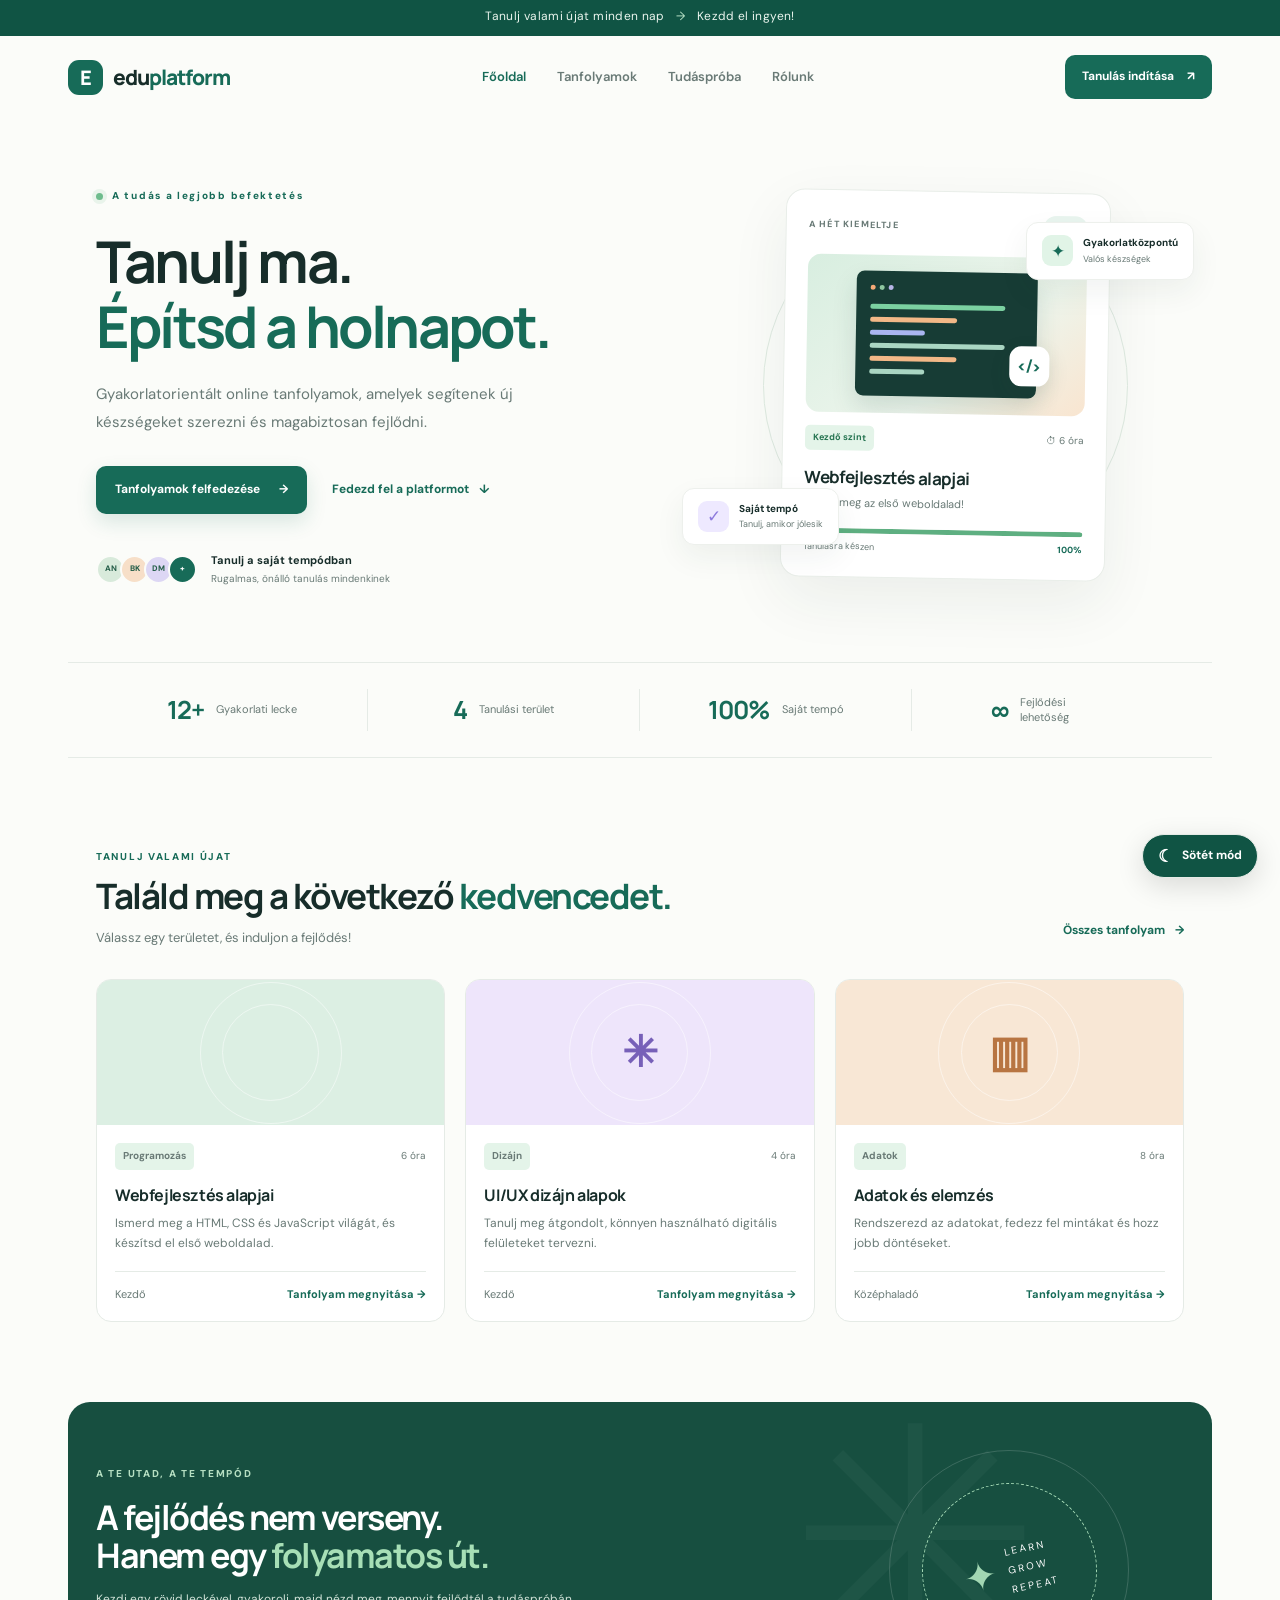
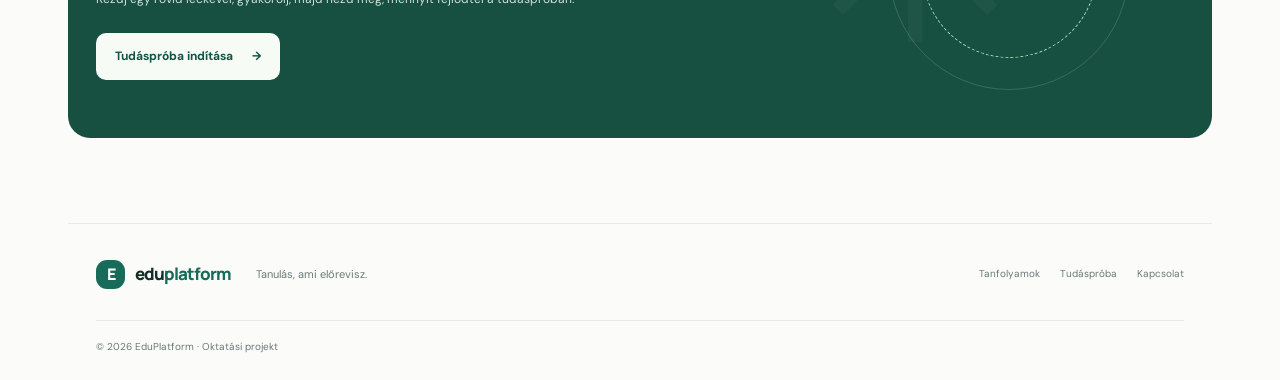
<file: index.html>
<!DOCTYPE html>
<html lang="hu">
<head>
  <meta charset="UTF-8">
  <meta name="viewport" content="width=device-width, initial-scale=1.0">
  <meta name="description" content="EduPlatform – tanulj új készségeket online, saját tempódban.">
  <title>EduPlatform – Tanulj a saját tempódban</title>
  <link rel="preconnect" href="https://fonts.googleapis.com">
  <link rel="preconnect" href="https://fonts.gstatic.com" crossorigin>
  <link href="https://fonts.googleapis.com/css2?family=DM+Sans:wght@400;500;600;700&family=Manrope:wght@400;500;600;700;800&display=swap" rel="stylesheet">
  <link rel="stylesheet" href="css/style.css">
  <script src="js/main.js" defer></script>
</head>
<body>
  <div class="announcement">Tanulj valami újat minden nap <span>→</span> Kezdd el ingyen!</div>
  <header class="site-header">
    <a class="brand" href="index.html" aria-label="EduPlatform főoldal"><span class="brand-mark">E</span><span>edu<span class="brand-accent">platform</span></span></a>
    <button class="menu-toggle" id="menuToggle" aria-label="Navigáció megnyitása" aria-expanded="false">☰</button>
    <nav class="main-nav" id="mainNav" aria-label="Fő navigáció">
      <a class="active" href="index.html">Főoldal</a>
      <a href="courses/index.html">Tanfolyamok</a>
      <a href="quiz/index.html">Tudáspróba</a>
      <a href="#rolunk">Rólunk</a>
    </nav>
    <a class="header-cta" href="courses/index.html">Tanulás indítása <span>↗</span></a>
  </header>

  <main>
    <section class="hero section-wrap">
      <div class="hero-copy">
        <div class="eyebrow"><span class="eyebrow-dot"></span> A tudás a legjobb befektetés</div>
        <h1>Tanulj ma.<br><span>Építsd a holnapot.</span></h1>
        <p class="hero-lead">Gyakorlatorientált online tanfolyamok, amelyek segítenek új készségeket szerezni és magabiztosan fejlődni.</p>
        <div class="hero-actions">
          <a class="button button-primary" href="courses/index.html">Tanfolyamok felfedezése <span>→</span></a>
          <a class="text-link" href="#kiemelt">Fedezd fel a platformot <span>↓</span></a>
        </div>
        <div class="hero-proof"><div class="avatar-stack"><span>AN</span><span>BK</span><span>DM</span><span>+</span></div><div><strong>Tanulj a saját tempódban</strong><small>Rugalmas, önálló tanulás mindenkinek</small></div></div>
      </div>
      <div class="hero-visual">
        <div class="hero-orbit orbit-one"></div><div class="hero-orbit orbit-two"></div>
        <div class="hero-card main-hero-card">
          <div class="card-top"><span class="mini-label">A HÉT KIEMELTJE</span><span class="live-dot">● Friss</span></div>
          <div class="hero-illustration"><div class="illustration-window"><div class="window-dots"><i></i><i></i><i></i></div><div class="code-line long"></div><div class="code-line medium"></div><div class="code-line short"></div><div class="code-line long pale"></div><div class="code-line medium"></div><div class="code-line short pale"></div></div><div class="floating-badge"> &lt;/&gt; </div></div>
          <div class="hero-course-meta"><span class="tag tag-green">Kezdő szint</span><span>⏱ 6 óra</span></div>
          <h3>Webfejlesztés alapjai</h3><p>Építsd meg az első weboldalad!</p>
          <div class="course-progress"><span></span></div><div class="progress-meta"><span>Tanulásra készen</span><strong>100%</strong></div>
        </div>
        <div class="floating-note note-top"><span class="note-icon">✦</span><div><strong>Gyakorlatközpontú</strong><small>Valós készségek</small></div></div>
        <div class="floating-note note-bottom"><span class="note-icon note-purple">✓</span><div><strong>Saját tempó</strong><small>Tanulj, amikor jólesik</small></div></div>
      </div>
    </section>

    <section class="stats-strip section-wrap" aria-label="Platform jellemzői">
      <div><strong>12+</strong><span>Gyakorlati lecke</span></div><div><strong>4</strong><span>Tanulási terület</span></div><div><strong>100%</strong><span>Saját tempó</span></div><div><strong>∞</strong><span>Fejlődési lehetőség</span></div>
    </section>

    <section class="section-wrap featured-section" id="kiemelt">
      <div class="section-heading"><div><span class="eyebrow">TANULJ VALAMI ÚJAT</span><h2>Találd meg a következő <span>kedvencedet.</span></h2><p>Válassz egy területet, és induljon a fejlődés!</p></div><a class="text-link" href="courses/index.html">Összes tanfolyam <span>→</span></a></div>
      <div class="course-grid" id="featuredCourses"></div>
    </section>

    <section class="learning-banner section-wrap" id="rolunk">
      <div class="banner-decoration">✳</div><div class="banner-copy"><span class="eyebrow eyebrow-light">A TE UTAD, A TE TEMPÓD</span><h2>A fejlődés nem verseny.<br>Hanem egy <span>folyamatos út.</span></h2><p>Kezdj egy rövid leckével, gyakorolj, majd nézd meg, mennyit fejlődtél a tudáspróbán.</p><a class="button button-light" href="quiz/index.html">Tudáspróba indítása <span>→</span></a></div><div class="banner-symbol"><div class="symbol-ring">✦<span>LEARN<br>GROW<br>REPEAT</span></div></div>
    </section>
  </main>
  <footer class="site-footer"><a class="brand footer-brand" href="index.html"><span class="brand-mark">E</span><span>edu<span class="brand-accent">platform</span></span></a><p>Tanulás, ami előrevisz.</p><div class="footer-links"><a href="courses/index.html">Tanfolyamok</a><a href="quiz/index.html">Tudáspróba</a><a href="mailto:info@eduplatform.hu">Kapcsolat</a></div><small>© <span id="year"></span> EduPlatform · Oktatási projekt</small></footer>

<button class="theme-toggle" id="themeToggle" type="button" aria-label="Sötét mód bekapcsolása" title="Sötét/világos mód váltása"><span class="theme-toggle-icon" aria-hidden="true">☾</span><span class="theme-toggle-label">Sötét mód</span></button>
</body>
</html>
</file>
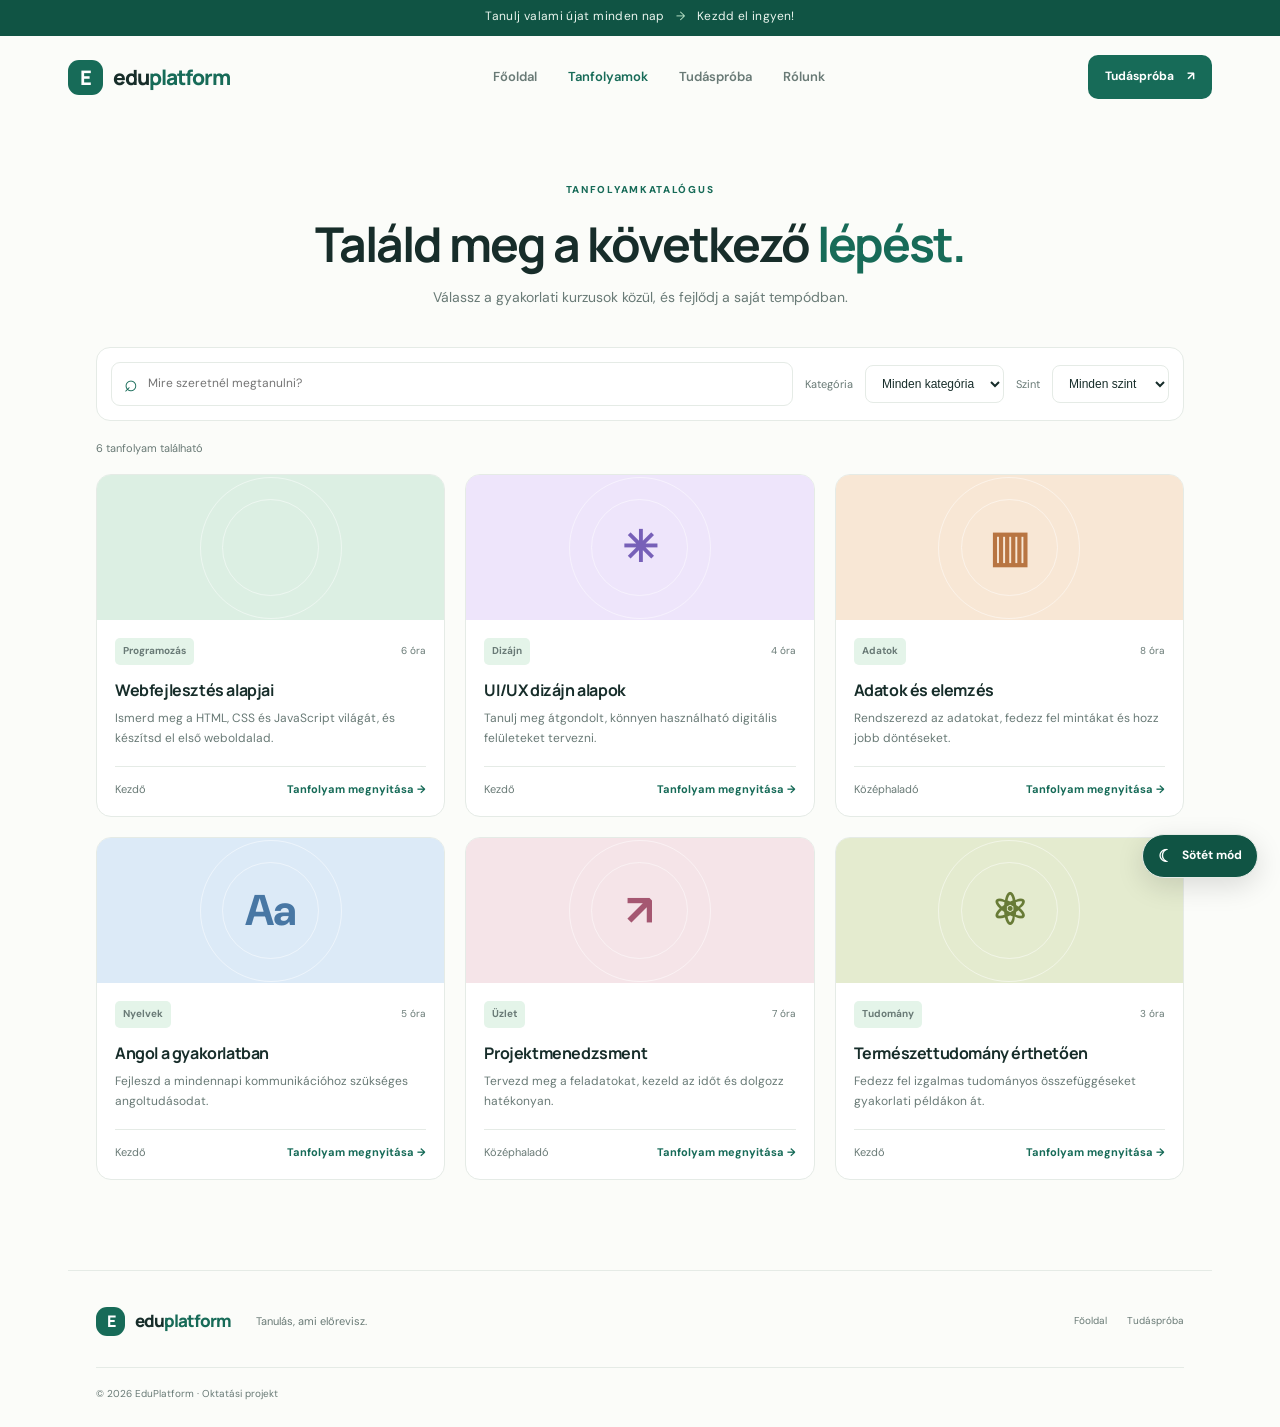
<file: courses/index.html>
<!DOCTYPE html>
<html lang="hu"><head><meta charset="UTF-8"><meta name="viewport" content="width=device-width, initial-scale=1.0"><meta name="description" content="Böngéssz az EduPlatform online tanfolyamai között."><title>Tanfolyamok – EduPlatform</title><link rel="stylesheet" href="../css/style.css"><link rel="stylesheet" href="../css/pages.css"><script src="../js/main.js" defer></script><script src="../js/courses.js" defer></script></head>
<body><div class="announcement">Tanulj valami újat minden nap <span>→</span> Kezdd el ingyen!</div><header class="site-header"><a class="brand" href="../index.html"><span class="brand-mark">E</span><span>edu<span class="brand-accent">platform</span></span></a><button class="menu-toggle" id="menuToggle" aria-label="Navigáció megnyitása" aria-expanded="false">☰</button><nav class="main-nav" id="mainNav"><a href="../index.html">Főoldal</a><a class="active" href="index.html">Tanfolyamok</a><a href="../quiz/index.html">Tudáspróba</a><a href="../index.html#rolunk">Rólunk</a></nav><a class="header-cta" href="../quiz/index.html">Tudáspróba <span>↗</span></a></header>
<main class="section-wrap page-main"><div class="page-intro"><span class="eyebrow">TANFOLYAMKATALÓGUS</span><h1>Találd meg a következő <span>lépést.</span></h1><p>Válassz a gyakorlati kurzusok közül, és fejlődj a saját tempódban.</p></div>
<section class="catalog-tools" aria-label="Tanfolyamok keresése és szűrése"><label class="search-box"><span>⌕</span><input id="courseSearch" type="search" placeholder="Mire szeretnél megtanulni?" aria-label="Tanfolyam keresése"></label><label class="filter-label" for="categoryFilter">Kategória</label><select id="categoryFilter"><option value="all">Minden kategória</option><option>Programozás</option><option>Dizájn</option><option>Adatok</option><option>Nyelvek</option><option>Üzlet</option><option>Tudomány</option></select><label class="filter-label" for="levelFilter">Szint</label><select id="levelFilter"><option value="all">Minden szint</option><option>Kezdő</option><option>Középhaladó</option></select></section>
<p class="results-line" id="resultsLine" aria-live="polite"></p><section class="course-grid catalog-grid" id="courseCatalog"></section>
</main><footer class="site-footer"><a class="brand footer-brand" href="../index.html"><span class="brand-mark">E</span><span>edu<span class="brand-accent">platform</span></span></a><p>Tanulás, ami előrevisz.</p><div class="footer-links"><a href="../index.html">Főoldal</a><a href="../quiz/index.html">Tudáspróba</a></div><small>© <span id="year"></span> EduPlatform · Oktatási projekt</small></footer>
<button class="theme-toggle" id="themeToggle" type="button" aria-label="Sötét mód bekapcsolása" title="Sötét/világos mód váltása"><span class="theme-toggle-icon" aria-hidden="true">☾</span><span class="theme-toggle-label">Sötét mód</span></button>
</body></html>
</file>
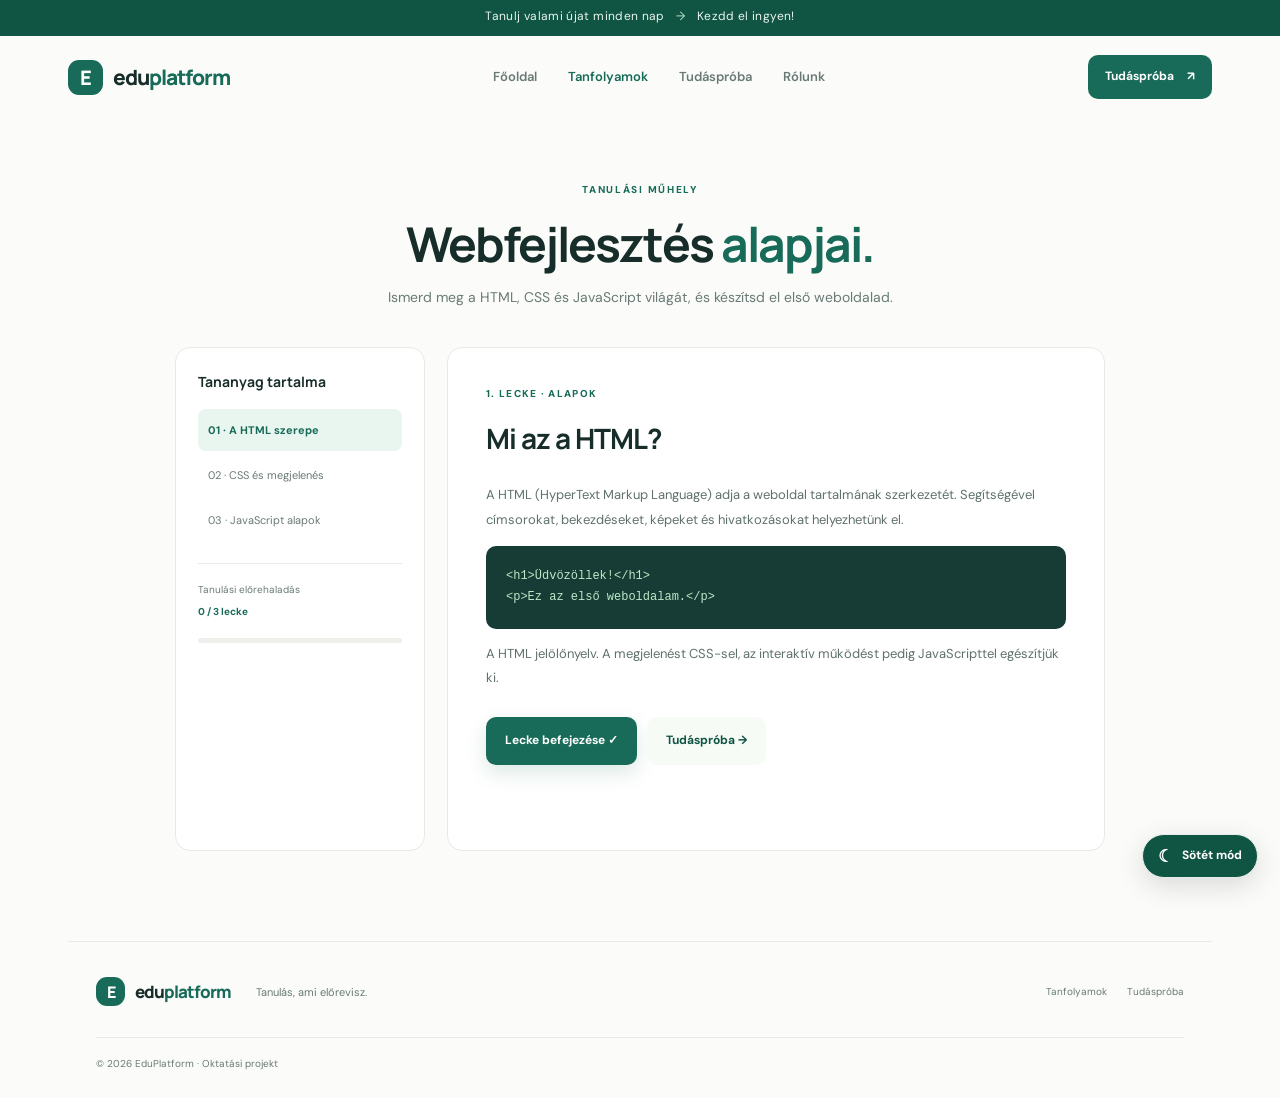
<file: lessons/index.html>
<!DOCTYPE html>
<html lang="hu"><head><meta charset="UTF-8"><meta name="viewport" content="width=device-width, initial-scale=1.0"><meta name="description" content="Tanulj webfejlesztést az EduPlatform gyakorlati leckéivel."><title>Tananyag – EduPlatform</title><link rel="stylesheet" href="../css/style.css"><link rel="stylesheet" href="../css/pages.css"><script src="../js/main.js" defer></script><script src="../js/lessons.js" defer></script></head>
<body><div class="announcement">Tanulj valami újat minden nap <span>→</span> Kezdd el ingyen!</div><header class="site-header"><a class="brand" href="../index.html"><span class="brand-mark">E</span><span>edu<span class="brand-accent">platform</span></span></a><button class="menu-toggle" id="menuToggle" aria-label="Navigáció megnyitása" aria-expanded="false">☰</button><nav class="main-nav" id="mainNav"><a href="../index.html">Főoldal</a><a class="active" href="../courses/index.html">Tanfolyamok</a><a href="../quiz/index.html">Tudáspróba</a><a href="../index.html#rolunk">Rólunk</a></nav><a class="header-cta" href="../quiz/index.html">Tudáspróba <span>↗</span></a></header>
<main class="section-wrap page-main"><div class="page-intro"><span class="eyebrow">TANULÁSI MŰHELY</span><h1 id="lessonTitle">Webfejlesztés <span>alapjai.</span></h1><p id="lessonIntro">Tanulj rövid leckéken keresztül, majd ellenőrizd a tudásod!</p></div><div class="lesson-layout"><aside class="lesson-sidebar"><h3>Tananyag tartalma</h3><button class="lesson-link active" data-lesson="0">01 · A HTML szerepe</button><button class="lesson-link" data-lesson="1">02 · CSS és megjelenés</button><button class="lesson-link" data-lesson="2">03 · JavaScript alapok</button><div class="lesson-progress-box"><span>Tanulási előrehaladás</span><strong id="lessonProgressText">0 / 3 lecke</strong><div class="course-progress"><span id="lessonProgressBar" style="width:0%"></span></div></div></aside><article class="lesson-content"><div class="lesson-label" id="lessonNumber">1. LECKE · ALAPOK</div><h2 id="lessonHeading">Mi az a HTML?</h2><div id="lessonBody"><p>A HTML (HyperText Markup Language) adja a weboldal tartalmának szerkezetét. Segítségével címsorokat, bekezdéseket, képeket és hivatkozásokat helyezhetünk el.</p><pre><code>&lt;h1&gt;Üdvözöllek!&lt;/h1&gt;\n&lt;p&gt;Ez az első weboldalam.&lt;/p&gt;</code></pre><p>A HTML nem programozási nyelv, hanem jelölőnyelv. A megjelenést CSS-sel, az interaktív működést pedig JavaScripttel egészítjük ki.</p></div><div class="lesson-actions"><button class="button button-primary" id="completeLesson">Lecke befejezése ✓</button><a class="button button-light" href="../quiz/index.html">Tudáspróba →</a></div><p class="quiz-feedback" id="lessonFeedback" aria-live="polite"></p></article></div></main><footer class="site-footer"><a class="brand footer-brand" href="../index.html"><span class="brand-mark">E</span><span>edu<span class="brand-accent">platform</span></span></a><p>Tanulás, ami előrevisz.</p><div class="footer-links"><a href="../courses/index.html">Tanfolyamok</a><a href="../quiz/index.html">Tudáspróba</a></div><small>© <span id="year"></span> EduPlatform · Oktatási projekt</small></footer>
<button class="theme-toggle" id="themeToggle" type="button" aria-label="Sötét mód bekapcsolása" title="Sötét/világos mód váltása"><span class="theme-toggle-icon" aria-hidden="true">☾</span><span class="theme-toggle-label">Sötét mód</span></button>
</body></html>
</file>
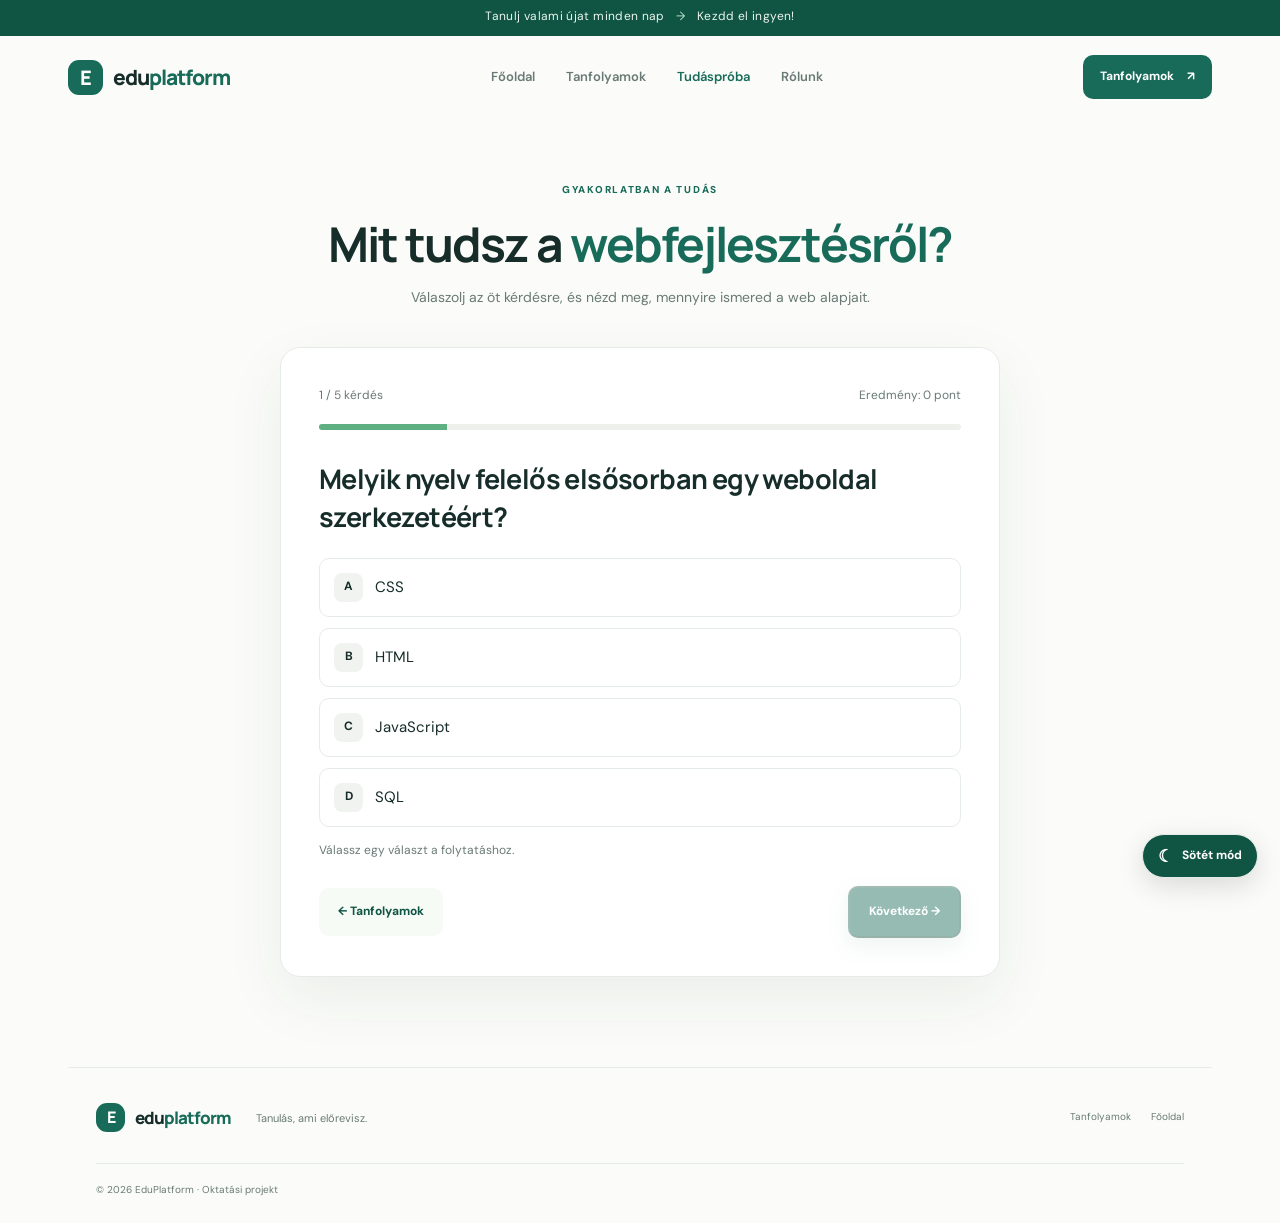
<file: quiz/index.html>
<!DOCTYPE html>
<html lang="hu"><head><meta charset="UTF-8"><meta name="viewport" content="width=device-width, initial-scale=1.0"><meta name="description" content="Próbáld ki a tudásod az EduPlatform interaktív kvízében."><title>Tudáspróba – EduPlatform</title><link rel="stylesheet" href="../css/style.css"><link rel="stylesheet" href="../css/pages.css"><script src="../js/main.js" defer></script><script src="../js/quiz.js" defer></script></head>
<body><div class="announcement">Tanulj valami újat minden nap <span>→</span> Kezdd el ingyen!</div><header class="site-header"><a class="brand" href="../index.html"><span class="brand-mark">E</span><span>edu<span class="brand-accent">platform</span></span></a><button class="menu-toggle" id="menuToggle" aria-label="Navigáció megnyitása" aria-expanded="false">☰</button><nav class="main-nav" id="mainNav"><a href="../index.html">Főoldal</a><a href="../courses/index.html">Tanfolyamok</a><a class="active" href="index.html">Tudáspróba</a><a href="../index.html#rolunk">Rólunk</a></nav><a class="header-cta" href="../courses/index.html">Tanfolyamok <span>↗</span></a></header>
<main class="section-wrap page-main"><div class="page-intro"><span class="eyebrow">GYAKORLATBAN A TUDÁS</span><h1>Mit tudsz a <span>webfejlesztésről?</span></h1><p>Válaszolj az öt kérdésre, és nézd meg, mennyire ismered a web alapjait.</p></div><div class="last-quiz-summary" id="lastQuizSummary" aria-live="polite" hidden></div><section class="quiz-panel" id="quizPanel" aria-live="polite"><div class="quiz-top"><span id="questionCounter">1 / 5 kérdés</span><span id="scoreLabel">Eredmény: 0 pont</span></div><div class="quiz-progress"><span id="progressBar" style="width:20%"></span></div><h2 class="question-title" id="questionTitle"></h2><div class="answer-list" id="answerList"></div><p class="quiz-feedback" id="feedback"></p><div class="quiz-actions"><a class="button button-light" href="../courses/index.html">← Tanfolyamok</a><button class="button button-primary" id="nextButton" disabled>Következő →</button></div></section></main>
<footer class="site-footer"><a class="brand footer-brand" href="../index.html"><span class="brand-mark">E</span><span>edu<span class="brand-accent">platform</span></span></a><p>Tanulás, ami előrevisz.</p><div class="footer-links"><a href="../courses/index.html">Tanfolyamok</a><a href="../index.html">Főoldal</a></div><small>© <span id="year"></span> EduPlatform · Oktatási projekt</small></footer>
<button class="theme-toggle" id="themeToggle" type="button" aria-label="Sötét mód bekapcsolása" title="Sötét/világos mód váltása"><span class="theme-toggle-icon" aria-hidden="true">☾</span><span class="theme-toggle-label">Sötét mód</span></button>
</body></html>
</file>
<file: css/style.css>
@import url('https://fonts.googleapis.com/css2?family=DM+Sans:wght@400;500;600;700&family=Manrope:wght@400;500;600;700;800&display=swap');
:root{--ink:#172d2a;--muted:#697a76;--green:#176b58;--green-dark:#105444;--mint:#e9f5ef;--paper:#fbfcf9;--line:#e5ebe6;--orange:#f1a66a;--purple:#8d7add;--radius:22px;--shadow:0 22px 60px #183c2c12}
*{box-sizing:border-box}html{scroll-behavior:smooth}body{margin:0;background:var(--paper);color:var(--ink);font-family:"DM Sans",sans-serif;font-size:15px;line-height:1.65}a{color:inherit;text-decoration:none}button,input{font:inherit}.announcement{height:36px;background:var(--green-dark);color:#eaf5ee;text-align:center;font-size:12px;letter-spacing:.03em;padding:7px}.announcement span{color:#b8e2c7;margin:0 8px}.site-header{height:82px;max-width:1200px;padding:0 28px;margin:auto;display:flex;align-items:center;justify-content:space-between;gap:24px}.brand{display:inline-flex;align-items:center;gap:10px;font-family:Manrope,sans-serif;font-weight:800;font-size:21px;letter-spacing:-1px;white-space:nowrap}.brand-mark{width:35px;height:35px;display:grid;place-items:center;background:var(--green);color:white;border-radius:11px;font-size:20px}.brand-accent{color:var(--green)}.main-nav{display:flex;gap:31px;color:#697a76;font-size:13px;font-weight:600}.main-nav a{transition:color .2s}.main-nav a:hover,.main-nav a.active{color:var(--green)}.header-cta{background:var(--green);color:white;padding:12px 17px;border-radius:10px;font-size:12px;font-weight:700}.header-cta span{margin-left:10px}.menu-toggle{display:none;border:0;background:none;font-size:24px;color:var(--ink)}.section-wrap{max-width:1144px;margin:0 auto;padding-left:28px;padding-right:28px}.hero{display:grid;grid-template-columns:1fr .88fr;align-items:center;gap:70px;padding-top:65px;padding-bottom:75px;min-height:535px}.eyebrow{font-size:10px;font-weight:800;letter-spacing:1.7px;color:var(--green);display:inline-flex;align-items:center;gap:9px}.eyebrow-dot{width:7px;height:7px;border-radius:50%;background:#6ebc8d;box-shadow:0 0 0 4px #6ebc8d22}.hero h1,.section-heading h2,.banner-copy h2{font-family:Manrope,sans-serif;letter-spacing:-2.8px;line-height:1.13;font-size:clamp(38px,4.5vw,59px);margin:21px 0}.hero h1 span,.section-heading h2 span{color:var(--green)}.hero-lead{max-width:470px;color:var(--muted);font-size:15px;line-height:1.9}.hero-actions{display:flex;align-items:center;gap:25px;margin-top:29px;flex-wrap:wrap}.button{display:inline-flex;align-items:center;justify-content:center;gap:19px;padding:14px 19px;border-radius:10px;font-size:12px;font-weight:700;transition:transform .2s,background .2s}.button:hover{transform:translateY(-2px)}.button-primary{background:var(--green);color:white;box-shadow:0 8px 20px #176b5826}.button-primary:hover{background:var(--green-dark)}.text-link{font-size:12px;font-weight:700;color:var(--green)}.text-link span{margin-left:7px}.hero-proof{display:flex;align-items:center;gap:14px;margin-top:37px}.avatar-stack{display:flex;padding-left:5px}.avatar-stack span{display:grid;place-items:center;width:29px;height:29px;margin-left:-5px;border:2px solid var(--paper);border-radius:50%;background:#d8eadb;color:#255e49;font-size:8px;font-weight:800}.avatar-stack span:nth-child(2){background:#f7dfc8}.avatar-stack span:nth-child(3){background:#ddd7f4}.avatar-stack span:nth-child(4){background:var(--green);color:white}.hero-proof strong,.hero-proof small{display:block;font-size:11px}.hero-proof small{color:var(--muted);font-size:10px;margin-top:2px}.hero-visual{position:relative;display:grid;place-items:center;min-height:390px}.hero-orbit{position:absolute;border:1px solid #dfeae1;border-radius:50%;width:365px;height:365px}.orbit-two{width:290px;height:290px;border-style:dashed}.main-hero-card{position:relative;z-index:1;width:min(100%,325px);background:white;padding:22px;border:1px solid #e9eee9;border-radius:19px;box-shadow:var(--shadow);transform:rotate(1deg)}.card-top,.hero-course-meta,.progress-meta{display:flex;justify-content:space-between;align-items:center}.mini-label{font-size:9px;letter-spacing:1.2px;font-weight:800;color:var(--muted)}.live-dot{font-size:9px;color:var(--green);background:var(--mint);border-radius:20px;padding:5px 8px}.hero-illustration{height:158px;margin:17px 0 13px;border-radius:13px;background:linear-gradient(140deg,#d8eee0,#edf5ec 62%,#f9e5d0);display:grid;place-items:center;position:relative;overflow:hidden}.illustration-window{width:65%;padding:14px;border-radius:8px;background:#173c35;box-shadow:0 12px 25px #1b4d3c25}.window-dots{display:flex;gap:4px;margin-bottom:14px}.window-dots i{width:5px;height:5px;border-radius:50%;background:#f5a977}.window-dots i:nth-child(2){background:#8fc7a1}.window-dots i:nth-child(3){background:#b7b5e7}.code-line{height:5px;border-radius:3px;margin:8px 0;background:#7bd1a1;width:75%}.code-line.medium{width:57%;background:#f2b887}.code-line.short{width:36%;background:#a9b5f0}.code-line.long{width:88%}.code-line.pale{background:#a9d5c2}.floating-badge{position:absolute;right:13%;bottom:18%;width:40px;height:40px;border-radius:12px;background:white;box-shadow:0 7px 20px #244a3620;display:grid;place-items:center;font-weight:800;color:var(--green);font-size:15px}.tag{font-size:9px;padding:5px 8px;border-radius:5px;font-weight:700}.tag-green{background:#e4f4e9;color:#267451}.hero-course-meta{color:var(--muted);font-size:10px}.main-hero-card h3{font-family:Manrope,sans-serif;font-size:17px;letter-spacing:-.4px;margin:13px 0 2px}.main-hero-card>p{font-size:11px;color:var(--muted);margin:0}.course-progress{height:5px;background:#edf0eb;border-radius:9px;margin-top:17px;overflow:hidden}.course-progress span{display:block;width:100%;height:100%;background:#5eaf81;border-radius:9px}.progress-meta{font-size:9px;color:var(--muted);margin-top:6px}.progress-meta strong{color:var(--green)}.floating-note{position:absolute;z-index:2;display:flex;align-items:center;gap:10px;background:white;padding:12px 15px;border:1px solid #edf0ec;border-radius:12px;box-shadow:0 12px 30px #1b3c2b10}.note-top{top:32px;right:-10px}.note-bottom{bottom:35px;left:-25px}.note-icon{width:31px;height:31px;border-radius:9px;display:grid;place-items:center;background:#e1f4e7;color:var(--green);font-size:17px}.note-purple{background:#eee9ff;color:var(--purple)}.floating-note strong,.floating-note small{display:block;font-size:10px}.floating-note small{font-size:9px;color:var(--muted)}.stats-strip{border-top:1px solid var(--line);border-bottom:1px solid var(--line);display:grid;grid-template-columns:repeat(4,1fr);padding-top:26px;padding-bottom:26px}.stats-strip div{display:flex;align-items:center;justify-content:center;gap:12px;border-right:1px solid var(--line)}.stats-strip div:last-child{border:0}.stats-strip strong{font-family:Manrope,sans-serif;font-size:25px;letter-spacing:-1px;color:var(--green)}.stats-strip span{font-size:11px;color:var(--muted);max-width:85px;line-height:1.4}.featured-section{padding-top:85px;padding-bottom:80px}.section-heading{display:flex;align-items:end;justify-content:space-between;gap:20px;margin-bottom:31px}.section-heading h2{font-size:35px;letter-spacing:-1.5px;margin:10px 0}.section-heading p{font-size:13px;color:var(--muted);margin:8px 0 0}.section-heading>.text-link{margin-bottom:8px;white-space:nowrap}.course-grid{display:grid;grid-template-columns:repeat(3,minmax(0,1fr));gap:20px}.course-card{background:white;border:1px solid var(--line);border-radius:15px;overflow:hidden;transition:transform .25s,box-shadow .25s}.course-card:hover{transform:translateY(-5px);box-shadow:var(--shadow)}.course-art{height:145px;display:grid;place-items:center;position:relative;overflow:hidden}.course-art::before,.course-art::after{content:"";position:absolute;border-radius:50%;border:1px solid #ffffff7a;width:140px;height:140px}.course-art::after{width:95px;height:95px}.art-code{background:#dcefe3}.art-design{background:#eee5fb}.art-data{background:#f8e7d5}.art-language{background:#dceaf7}.art-business{background:#f5e4e8}.art-science{background:#e4ebcf}.art-symbol{position:relative;z-index:1;font-size:43px;font-weight:800;color:#23694e}.art-design .art-symbol{color:#7760b8}.art-data .art-symbol{color:#b87542}.art-language .art-symbol{color:#4877a4}.art-business .art-symbol{color:#a55771}.art-science .art-symbol{color:#687b36}.course-content{padding:18px}.course-meta{display:flex;justify-content:space-between;align-items:center;gap:8px}.course-meta span,.course-meta small{font-size:10px;color:var(--muted)}.course-content h3{font-family:Manrope,sans-serif;font-size:16px;letter-spacing:-.4px;margin:12px 0 6px}.course-content p{font-size:12px;color:var(--muted);margin:0;min-height:40px}.course-bottom{border-top:1px solid var(--line);margin-top:17px;padding-top:13px;display:flex;align-items:center;justify-content:space-between}.course-bottom span{font-size:11px;color:var(--muted)}.course-bottom a{font-size:11px;font-weight:700;color:var(--green)}.learning-banner{position:relative;overflow:hidden;margin-bottom:85px;border-radius:22px;background:#174f40;color:white;min-height:300px;padding-top:48px;padding-bottom:48px;display:flex;justify-content:space-between;align-items:center}.banner-copy{position:relative;z-index:1}.eyebrow-light{color:#b6dfc2}.banner-copy h2{font-size:34px;letter-spacing:-1.5px;margin:13px 0}.banner-copy h2 span{color:#a7dfb6}.banner-copy p{max-width:490px;color:#d0e2d7;font-size:12px;line-height:1.9;margin-bottom:22px}.button-light{background:#f7fbf6;color:var(--green-dark)}.banner-symbol{display:grid;place-items:center;width:240px;height:240px;margin-right:55px;border:1px solid #ffffff28;border-radius:50%;flex-shrink:0}.symbol-ring{width:175px;height:175px;border:1px dashed #a2d7b3;border-radius:50%;display:flex;align-items:center;justify-content:center;gap:12px;font-size:40px;color:#a2d7b3;transform:rotate(-12deg)}.symbol-ring span{font-size:10px;line-height:1.9;letter-spacing:2px;color:white}.banner-decoration{position:absolute;right:15%;top:-110px;font-size:300px;color:#ffffff08}.site-footer{max-width:1144px;margin:auto;padding:30px 28px 25px;border-top:1px solid var(--line);display:flex;align-items:center;gap:25px;flex-wrap:wrap}.footer-brand{font-size:17px}.footer-brand .brand-mark{width:29px;height:29px;font-size:16px}.site-footer>p{font-size:11px;color:var(--muted);margin-right:auto}.footer-links{display:flex;gap:20px}.footer-links a,.site-footer>small{font-size:10px;color:var(--muted)}.site-footer>small{width:100%;border-top:1px solid var(--line);padding-top:18px}.empty-state{grid-column:1/-1;padding:35px;text-align:center;color:var(--muted);background:white;border:1px solid var(--line);border-radius:15px}
@media(max-width:850px){.main-nav{gap:15px}.hero{gap:25px}.hero h1{font-size:45px}.hero-visual{min-height:350px}.note-top{right:-3px}.note-bottom{left:-5px}.banner-symbol{margin-right:0;width:180px;height:180px}.symbol-ring{width:140px;height:140px}.course-grid{grid-template-columns:repeat(2,minmax(0,1fr))}.stats-strip div{gap:7px}.stats-strip strong{font-size:22px}.stats-strip span{font-size:10px}}
@media(max-width:650px){.site-header{height:70px;padding:0 20px;position:relative}.menu-toggle{display:block;order:3}.header-cta{display:none}.main-nav{display:none;position:absolute;z-index:5;left:15px;right:15px;top:62px;padding:17px;background:white;border:1px solid var(--line);border-radius:13px;box-shadow:var(--shadow);flex-direction:column;gap:0}.main-nav.open{display:flex}.main-nav a{padding:11px 8px}.section-wrap{padding-left:20px;padding-right:20px}.hero{grid-template-columns:1fr;padding-top:45px;padding-bottom:48px;gap:25px}.hero h1{font-size:44px}.hero-visual{min-height:370px}.hero-orbit{width:310px;height:310px}.orbit-two{width:245px;height:245px}.main-hero-card{max-width:310px}.note-top{right:0;top:17px}.note-bottom{left:0;bottom:15px}.stats-strip{grid-template-columns:repeat(2,1fr);row-gap:18px;padding-top:23px;padding-bottom:23px}.stats-strip div:nth-child(2){border-right:0}.stats-strip div{justify-content:flex-start;padding-left:8px}.featured-section{padding-top:58px;padding-bottom:55px}.section-heading{align-items:flex-start;flex-direction:column}.section-heading h2{font-size:30px}.course-grid{grid-template-columns:1fr}.course-art{height:165px}.learning-banner{margin:0 15px 55px;padding:35px 23px;min-height:0}.banner-copy h2{font-size:29px}.banner-symbol{display:none}.site-footer{padding:25px 20px;gap:12px}.site-footer>p{width:100%;margin:0}.footer-links{flex-wrap:wrap}.site-footer>small{margin-top:5px}}


/* Téma-váltó gomb: minden oldalon a jobb alsó sarokban jelenik meg. */
.theme-toggle{position:fixed;right:22px;bottom:22px;z-index:50;display:flex;align-items:center;gap:9px;padding:11px 15px;border:1px solid var(--line);border-radius:999px;background:var(--green-dark);color:#fff;box-shadow:0 8px 28px #0002;font-size:12px;font-weight:700;cursor:pointer;transition:transform .2s,box-shadow .2s}
.theme-toggle:hover{transform:translateY(-2px);box-shadow:0 12px 32px #0003}
.theme-toggle-icon{font-size:17px;line-height:1}
.theme-toggle:focus-visible{outline:3px solid var(--orange);outline-offset:3px}

/* Sötét téma – CSS-változókkal és a fehér felületek felülírásával. */
:root[data-theme="dark"]{color-scheme:dark;--ink:#e6eee9;--muted:#a6b7af;--green:#72c6a0;--green-dark:#153e32;--mint:#203d32;--paper:#111a17;--line:#2c3b34;--shadow:0 22px 60px #0005}
:root[data-theme="dark"] body{background:var(--paper);color:var(--ink)}
:root[data-theme="dark"] .main-hero-card,
:root[data-theme="dark"] .floating-note,
:root[data-theme="dark"] .course-card,
:root[data-theme="dark"] .empty-state,
:root[data-theme="dark"] .main-nav,
:root[data-theme="dark"] .lesson-sidebar,
:root[data-theme="dark"] .lesson-content,
:root[data-theme="dark"] .quiz-panel,
:root[data-theme="dark"] .catalog-tools{background:#192521;border-color:var(--line);color:var(--ink)}
:root[data-theme="dark"] .main-nav{color:var(--muted)}
:root[data-theme="dark"] .main-nav a:hover,:root[data-theme="dark"] .main-nav a.active{color:var(--green)}
:root[data-theme="dark"] .hero-orbit{border-color:#34473d}
:root[data-theme="dark"] .main-hero-card{box-shadow:var(--shadow)}
:root[data-theme="dark"] .floating-badge{background:#26352e;color:var(--green)}
:root[data-theme="dark"] .course-content,
:root[data-theme="dark"] .course-content h3,
:root[data-theme="dark"] .lesson-content h2,
:root[data-theme="dark"] .question-title{color:var(--ink)}
:root[data-theme="dark"] .course-bottom{border-color:var(--line)}
:root[data-theme="dark"] .search-box,
:root[data-theme="dark"] .catalog-tools select{background:#111a17;color:var(--ink);border-color:var(--line)}
:root[data-theme="dark"] .answer-option{background:#202d27;color:var(--ink);border-color:#34473d}
:root[data-theme="dark"] .answer-option:hover{background:#263a30;border-color:var(--green)}
:root[data-theme="dark"] .answer-option.correct{background:#1d402b;border-color:#54b878}
:root[data-theme="dark"] .answer-option.wrong{background:#482626;border-color:#d76c6c}
:root[data-theme="dark"] .answer-letter{background:#314038;color:var(--ink)}
:root[data-theme="dark"] .quiz-progress,:root[data-theme="dark"] .course-progress{background:#2d3a33}
:root[data-theme="dark"] .lesson-content p{color:#b3c1ba}
:root[data-theme="dark"] .lesson-link{color:var(--muted)}
:root[data-theme="dark"] .lesson-link.active,:root[data-theme="dark"] .lesson-link:hover{background:#263d31;color:var(--green)}
:root[data-theme="dark"] .lesson-progress-box{border-color:var(--line)}
:root[data-theme="dark"] .site-footer{border-color:var(--line)}
:root[data-theme="dark"] .avatar-stack span{border-color:var(--paper)}
:root[data-theme="dark"] .hero-illustration{background:linear-gradient(140deg,#243e32,#29362f 62%,#443326)}
:root[data-theme="dark"] .tag-green{background:#234a35;color:#a7e0ba}
:root[data-theme="dark"] .live-dot{background:#243e32;color:#9bdfb2}
:root[data-theme="dark"] .button-light{background:#e6eee9;color:#153e32}
@media(max-width:650px){.theme-toggle{right:14px;bottom:14px;padding:10px 13px}.theme-toggle-label{font-size:11px}}
</file>
<file: css/pages.css>
.page-main{padding-top:58px;padding-bottom:90px;min-height:65vh}.page-intro{text-align:center;max-width:680px;margin:0 auto 38px}.page-intro h1{font-family:Manrope,sans-serif;font-size:clamp(34px,5vw,48px);letter-spacing:-2px;line-height:1.2;margin:14px 0}.page-intro h1 span{color:var(--green)}.page-intro p{color:var(--muted);font-size:14px}.catalog-tools{display:flex;align-items:center;gap:12px;flex-wrap:wrap;background:white;border:1px solid var(--line);border-radius:14px;padding:14px;margin-bottom:18px}.search-box{display:flex;align-items:center;gap:10px;flex:1;min-width:200px;border:1px solid var(--line);border-radius:9px;padding:0 12px;color:var(--green)}.search-box span{font-size:23px}.search-box input{width:100%;min-width:0;padding:11px 0;border:0;outline:0;background:transparent;font-size:12px;color:var(--ink)}.filter-label{font-size:11px;color:var(--muted)}.catalog-tools select{padding:10px 12px;border:1px solid var(--line);border-radius:8px;background:#fff;color:var(--ink);font-size:12px;max-width:180px}.results-line{font-size:11px;color:var(--muted);margin:17px 0}.catalog-grid{grid-template-columns:repeat(3,minmax(0,1fr))}.quiz-panel{max-width:720px;margin:0 auto;background:white;border:1px solid var(--line);border-radius:20px;padding:clamp(20px,5vw,38px);box-shadow:var(--shadow)}.quiz-top{display:flex;align-items:center;justify-content:space-between;gap:15px;font-size:12px;color:var(--muted)}.quiz-progress{height:6px;background:#edf0eb;border-radius:10px;overflow:hidden;margin:18px 0 30px}.quiz-progress span{display:block;height:100%;background:#5eaf81;transition:width .2s}.question-title{font-family:Manrope,sans-serif;font-size:clamp(20px,3vw,27px);line-height:1.4;letter-spacing:-.6px;margin:0 0 22px}.answer-list{display:grid;gap:11px}.answer-option{display:flex;align-items:center;gap:12px;width:100%;text-align:left;padding:14px;border:1px solid var(--line);border-radius:10px;background:white;color:var(--ink);cursor:pointer;transition:border .2s,background .2s}.answer-option:hover{border-color:#8abda0;background:#f7fbf7}.answer-option.selected{border-color:var(--green);background:var(--mint)}.answer-option.correct{border-color:#30965e;background:#e5f6e9}.answer-option.wrong{border-color:#d76c6c;background:#fff0ef}.answer-letter{display:grid;place-items:center;width:29px;height:29px;flex-shrink:0;border-radius:8px;background:#f0f3ef;font-size:12px;font-weight:700}.quiz-actions{display:flex;justify-content:space-between;align-items:center;gap:12px;margin-top:25px}.quiz-feedback{font-size:12px;color:var(--muted);min-height:20px;margin-top:14px}.quiz-result{text-align:center;padding:25px 5px}.result-score{font-family:Manrope,sans-serif;font-size:55px;font-weight:800;letter-spacing:-3px;color:var(--green)}.result-circle{width:112px;height:112px;margin:0 auto 20px;border:6px solid #dcefe2;border-radius:50%;display:grid;place-items:center}.result-circle span{font-size:35px;color:var(--green)}.quiz-result h2{font-family:Manrope,sans-serif;font-size:27px}.quiz-result p{color:var(--muted);font-size:13px;margin-bottom:25px}.button:disabled{opacity:.45;cursor:not-allowed;transform:none}
@media(max-width:850px){.catalog-grid{grid-template-columns:repeat(2,minmax(0,1fr))}.catalog-tools{gap:10px}.filter-label{margin-left:4px}}
@media(max-width:650px){.page-main{padding-top:40px;padding-bottom:60px}.catalog-grid{grid-template-columns:1fr}.catalog-tools{align-items:stretch}.search-box{flex-basis:100%}.filter-label{width:auto}.catalog-tools select{flex:1;max-width:none}.quiz-top{font-size:10px}.quiz-actions{align-items:stretch}.quiz-actions .button{gap:8px;padding:12px}.question-title{font-size:21px}}

.lesson-layout{display:grid;grid-template-columns:250px minmax(0,1fr);gap:22px;max-width:930px;margin:0 auto}.lesson-sidebar,.lesson-content{background:white;border:1px solid var(--line);border-radius:15px;padding:22px}.lesson-sidebar h3{font-family:Manrope,sans-serif;font-size:14px;margin:0 0 15px}.lesson-link{display:block;width:100%;text-align:left;padding:12px 10px;border:0;border-radius:8px;background:transparent;color:var(--muted);font-size:11px;cursor:pointer;margin:3px 0}.lesson-link.active,.lesson-link:hover{background:var(--mint);color:var(--green);font-weight:700}.lesson-progress-box{border-top:1px solid var(--line);margin-top:22px;padding-top:18px}.lesson-progress-box span,.lesson-progress-box strong{display:block;font-size:10px;color:var(--muted)}.lesson-progress-box strong{color:var(--green);margin-top:6px}.lesson-content{padding:clamp(22px,4vw,38px)}.lesson-label{font-size:10px;letter-spacing:1.3px;color:var(--green);font-weight:800}.lesson-content h2{font-family:Manrope,sans-serif;font-size:28px;letter-spacing:-1px;margin:12px 0 22px}.lesson-content p{font-size:13px;line-height:1.9;color:#5f716a}.lesson-content pre{white-space:pre-wrap;overflow-wrap:anywhere;background:#173c35;color:#bce8c9;padding:20px;border-radius:10px;font-size:12px;line-height:1.8}.lesson-actions{display:flex;gap:10px;flex-wrap:wrap;margin-top:26px}.lesson-actions .button{border:0;cursor:pointer}@media(max-width:650px){.lesson-layout{grid-template-columns:1fr}.lesson-sidebar{padding:17px}.lesson-content h2{font-size:24px}}

.last-quiz-summary{max-width:720px;margin:0 auto 18px;padding:14px 18px;border:1px solid var(--line);border-radius:12px;background:var(--mint);color:var(--ink);font-size:12px}.last-quiz-summary strong{color:var(--green)}
</file>
